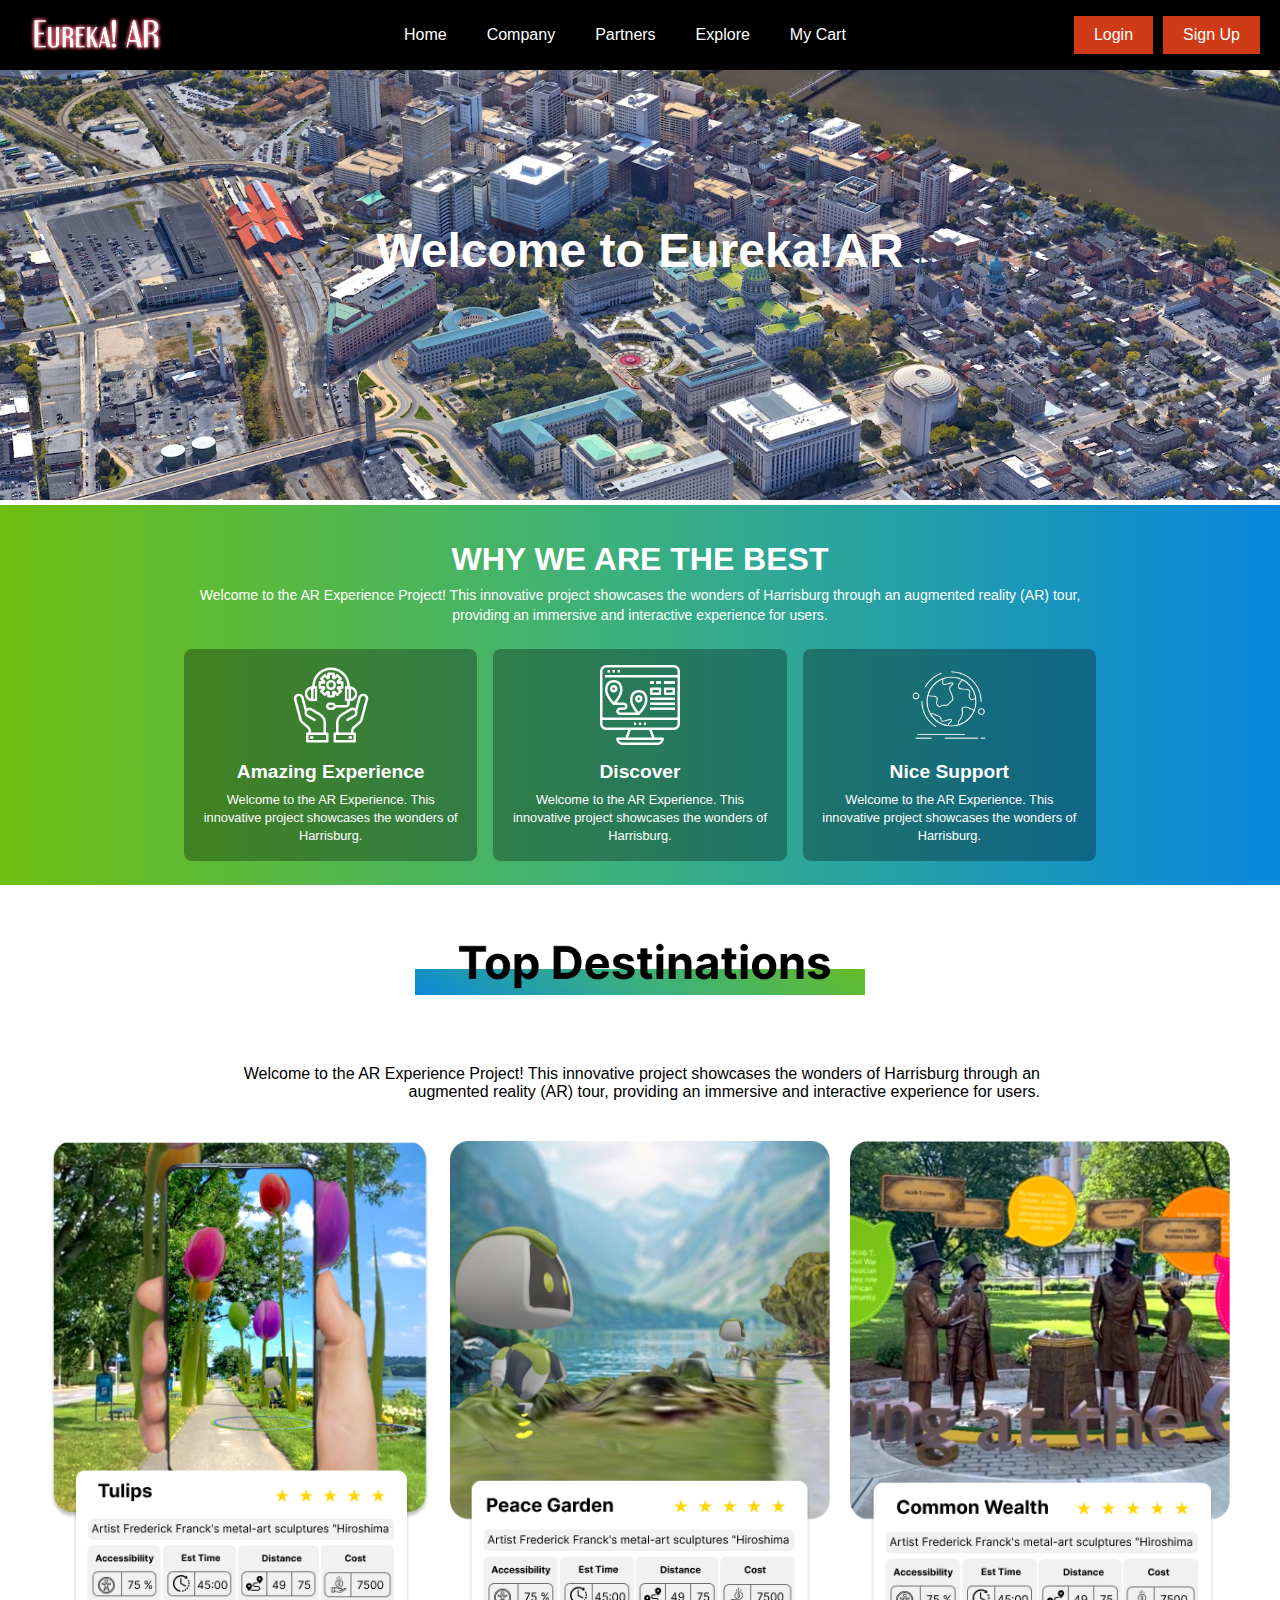
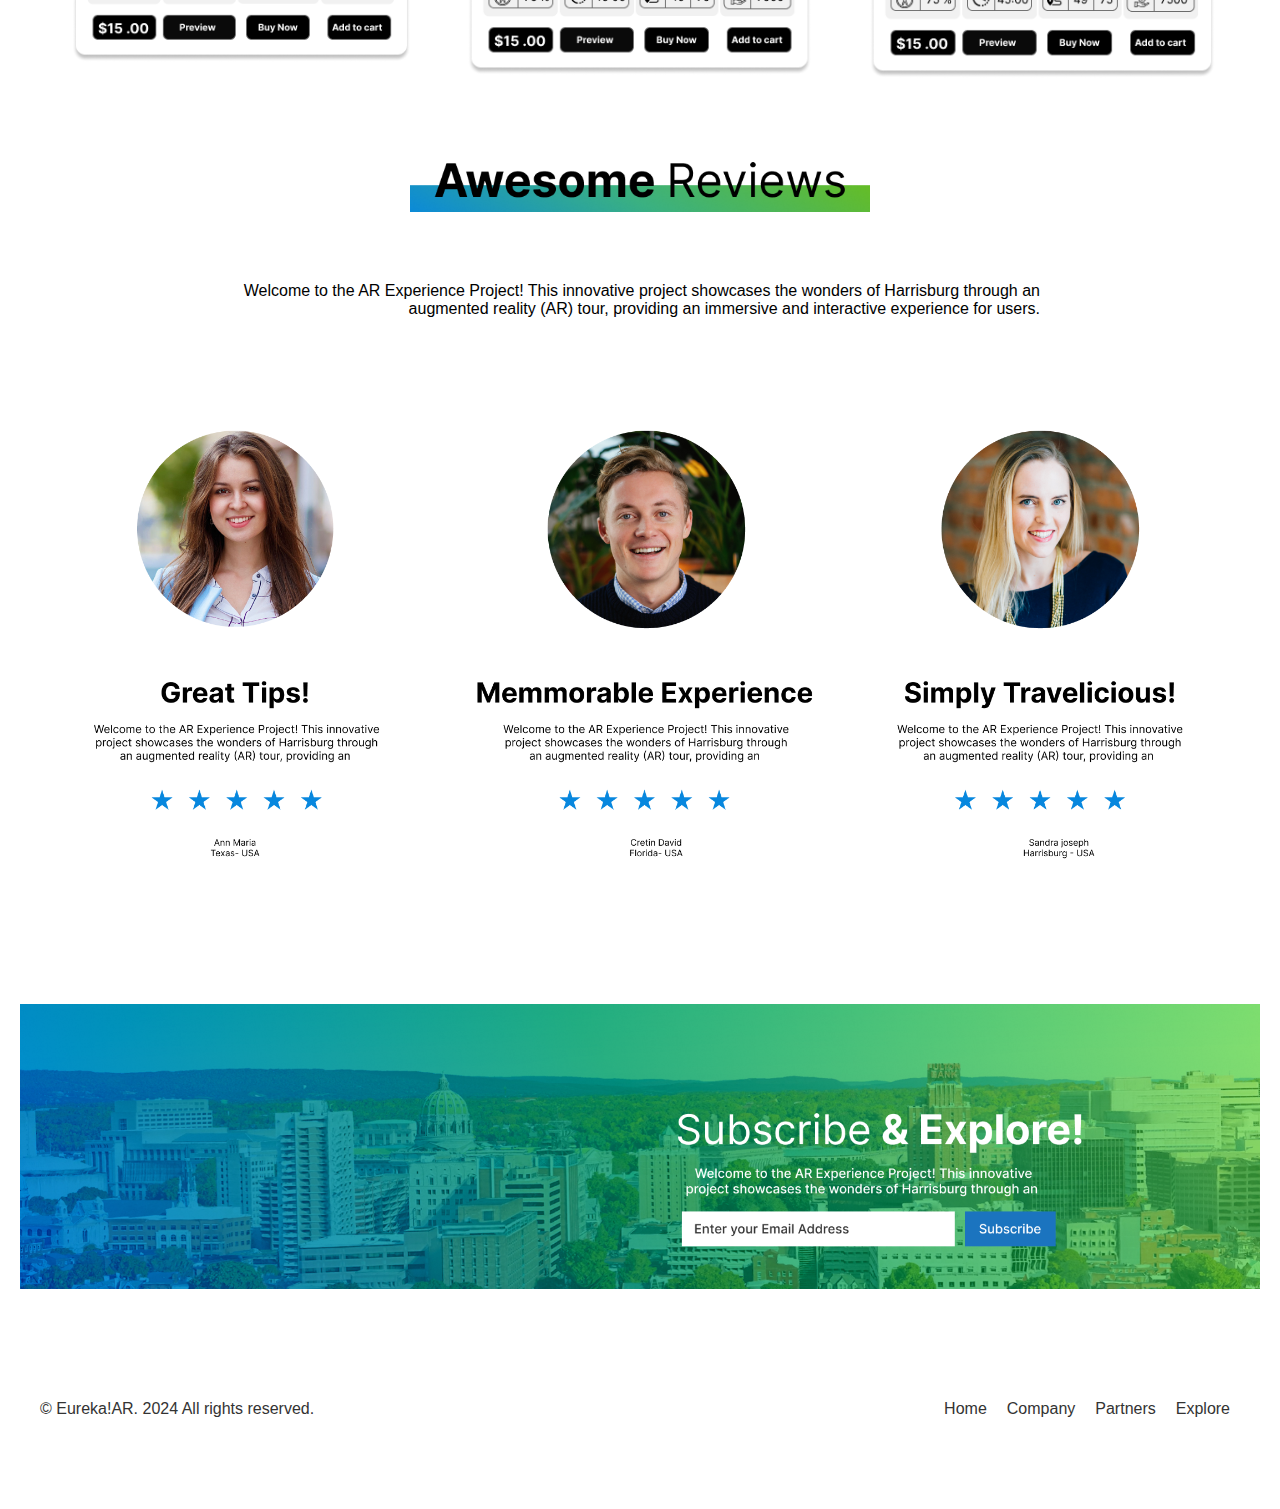
<file: index.html>
<!DOCTYPE html>
<html lang="en">
<head>
    <meta charset="UTF-8">
    <meta name="viewport" content="width=device-width, initial-scale=1.0">
    <title>Landing Page</title>
    <link rel="stylesheet" href="styles.css">
</head>
<body>
    
    <nav class="navbar">
        <div class="logo">
            <a href="#"><img src="images/logo.png" alt="Logo"></a>
        </div>
        <div class="menu-toggle" onclick="toggleMenu()">&#9776;</div>
        <ul class="nav-links">
            <li><a href="index.html">Home</a></li>
            <li class="dropdown">
                <a href="#">Company</a>
                <ul class="dropdown-content">
                    <li><a href="#">Our Team</a></li>
                    <li><a href="#">Our Mission</a></li>
                    <li><a href="#">Press</a></li>
                    <!-- <li><a href="#">Contact Us</a></li> -->
                </ul>
            </li>
            <li><a href="#">Partners</a></li>
            <li><a href="explore.html">Explore</a></li>
            <li><a href="cart.html">My Cart</a></li>


        </ul>
        <div class="auth-buttons">
            <button onclick="login()">Login</button>
            <button onclick="signup()">Sign Up</button>
        </div>
    </nav>
    


    
    <section class="banner">
        <div class="banner-image" id="banner-image-1"></div>
        <div class="banner-image" id="banner-image-2"></div>
        <div class="banner-image" id="banner-image-3"></div>
        <div class="banner-image" id="banner-image-4"></div>
        <h1>Welcome to Eureka!AR</h1>
    </section>


    <span class="line-break"></span>


    <section class="gradient-banner">
        <div class="content">
            <div class="row header-row">
                <h2>WHY WE ARE THE BEST</h2>
                <p>
                    Welcome to the AR Experience Project! This innovative project showcases the wonders of Harrisburg through an augmented reality (AR) tour, providing an immersive and interactive experience for users.
                </p>
            </div>
            <div class="row columns">
                <div class="column">
                    <img src="images/1.png" alt="Amazing Experience Icon">
                    <h3>Amazing Experience</h3>
                    <p>Welcome to the AR Experience. This innovative project showcases the wonders of Harrisburg.</p>
                </div>
                <div class="column">
                    <img src="images/2.png" alt="Discover Icon">
                    <h3>Discover</h3>
                    <p>Welcome to the AR Experience. This innovative project showcases the wonders of Harrisburg.</p>
                </div>
                <div class="column">
                    <img src="images/3.png" alt="Nice Support Icon">
                    <h3>Nice Support</h3>
                    <p>Welcome to the AR Experience. This innovative project showcases the wonders of Harrisburg.</p>
                </div>
            </div>
        </div>
    </section>


    <section>
        <div class="Top_Dest">
            <img src="images/Top_Dest.png" alt="Image 1">
        </div>
    
    </section>

<div class="container">

    <div class="Top_Dest_text">
        <p>Welcome to the AR Experience Project! This innovative project showcases the wonders of Harrisburg through an augmented reality (AR) tour, providing an immersive and interactive experience for users.</p>
    </div>
    
</div>

    <div class="container">
        <div class="card-container">

            <div class="card">
                <img src="images/Hod-1.png" alt="Image 1">
               
            </div>
            <div class="card">
                <img src="images/Hod-2.png" alt="Image 2">
              
            </div>
            <div class="card">
                <img src="images/Hod-3.png" alt="Image 3">
            </div>
        </div>
    </div>


    <section>
        <div class="Top_Dest">
            <img src="images/Top_Reviw.png" alt="Image 1">
        </div>
    
    </section>

    <div class="container">

        <div class="Top_Dest_text">
            <p>Welcome to the AR Experience Project! This innovative project showcases the wonders of Harrisburg through an augmented reality (AR) tour, providing an immersive and interactive experience for users.</p>
        </div>
        
    </div>

    <div class="container">
        <div class="card-container">
            <div class="card">
                <img src="images/Rev-1.png" alt="Rev 1">
               
            </div>
            <div class="card">
                <img src="images/Rev-2.png" alt="Rev 2">
              
            </div>
            <div class="card">
                <img src="images/Rev-3.png" alt="Rev 3">
            </div>
        </div>
    </div>




    <div class="container">
    <div class="gradient-banner2">

    </div>
</div>

<section>
    <div class="Subscribe">
        <img src="images/Subscribe.png" alt="Image 1">
    </div>

</section>



<!-- <section>
    <div class="Top_Dest">
        <img src="images/The_Latest_News.png" alt="Image 1">
    </div>

</section>

<div class="container">

    <div class="Top_Dest_text">
        <p>Welcome to the AR Experience Project! This innovative project showcases the wonders of Harrisburg through an augmented reality (AR) tour, providing an immersive and interactive experience for users.</p>
    </div>
    
</div>


<section class="image-table">
    <div class="image-container">
        <div class="image-title">Title 1</div>
        <img src="images/imagee1.jpg" alt="Image 1">
    </div>
    <div class="image-container">
        <div class="image-title">Title 2</div>
        <img src="images/imagee2.jpg" alt="Image 2">
    </div>
    <div class="image-container">
        <div class="image-title">Title 3</div>
        <img src="images/imagee3.jpg" alt="Image 3">
    </div>
    <div class="image-container">
        <div class="image-title">Title 4</div>
        <img src="images/imagee4.jpg" alt="Image 4">
    </div>
    <div class="image-container">
        <div class="image-title">Title 5</div>
        <img src="images/imagee5.jpg" alt="Image 5">
    </div>
    <div class="image-container">
        <div class="image-title">Title 6</div>
        <img src="images/imagee6.jpg" alt="Image 6">
    </div>
    <div class="image-container">
        <div class="image-title">Title 7</div>
        <img src="images/imagee7.jpg" alt="Image 7">
    </div>
    <div class="image-container">
        <div class="image-title">Title 8</div>
        <img src="images/imagee8.jpg" alt="Image 8">
    </div>
</section> -->




<!-- <section>
    <div class="Top_Dest">
        <img src="images/Top_Contact.png" alt="Image 1">
    </div>

</section>

<div class="container">

    <div class="Top_Dest_text">
        <p>Welcome to the AR Experience Project! This innovative project showcases the wonders of Harrisburg through an augmented reality (AR) tour, providing an immersive and interactive experience for users.</p>
    </div>
    
</div>


<div class="map-container">
    <iframe 
        src="https://www.google.com/maps/embed?pb=!1m10!1m8!1m3!1d6089.227092169201!2d-76.8827893!3d40.2621191!3m2!1i1024!2i768!4f13.1!5e0!3m2!1sen!2sus!4v1720794169037!5m2!1sen!2sus" width="600" height="450" style="border:0;" allowfullscreen="" loading="lazy" referrerpolicy="no-referrer-when-downgrade" 
        allowfullscreen="" 
        loading="lazy"
    ></iframe>
</div>
 -->


<footer>
    <div class="footer-content">
        <p>&copy; Eureka!AR. 2024 All rights reserved.</p>
        <ul class="footer-links">
            <li><a href="index.html">Home</a></li>
            <li><a href="#">Company</a></li>
            <li><a href="#">Partners</a></li>
            <li><a href="explore.html">Explore</a></li>
        </ul>
    </div>
</footer>




    <script src="script.js"></script>
</body>
</html>
</file>
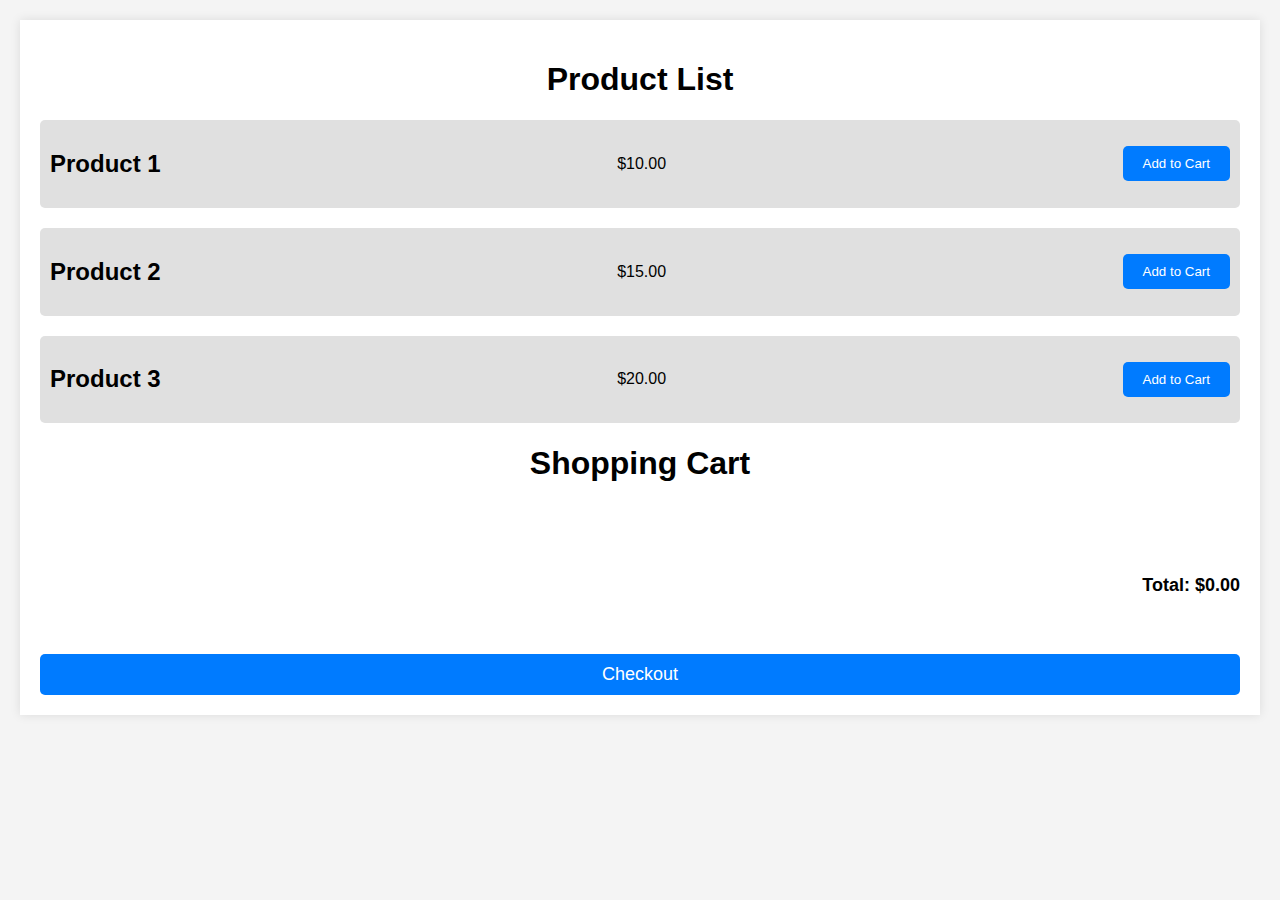
<file: addtocart.html>
<!DOCTYPE html>
<html lang="en">
<head>
    <meta charset="UTF-8">
    <meta name="viewport" content="width=device-width, initial-scale=1.0">
    <title>Ecommerce Cart with Checkout</title>
    <link rel="stylesheet" href="addstyles.css">
</head>
<body>
    <div class="container">
        <h1>Product List</h1>
        <div class="product-list">
            <div class="product">
                <h2>Product 1</h2>
                <p>$10.00</p>
                <button class="add-to-cart" data-name="Product 1" data-price="10">Add to Cart</button>
            </div>
            <div class="product">
                <h2>Product 2</h2>
                <p>$15.00</p>
                <button class="add-to-cart" data-name="Product 2" data-price="15">Add to Cart</button>
            </div>
            <div class="product">
                <h2>Product 3</h2>
                <p>$20.00</p>
                <button class="add-to-cart" data-name="Product 3" data-price="20">Add to Cart</button>
            </div>
        </div>

        <h1>Shopping Cart</h1>
        <div class="cart">
            <ul id="cart-items">
                <!-- Cart items will be appended here -->
            </ul>
            <p id="total">Total: $0.00</p>
            <button id="checkout">Checkout</button>
        </div>
    </div>

    <script src="script.js"></script>
</body>
</html>
</file>
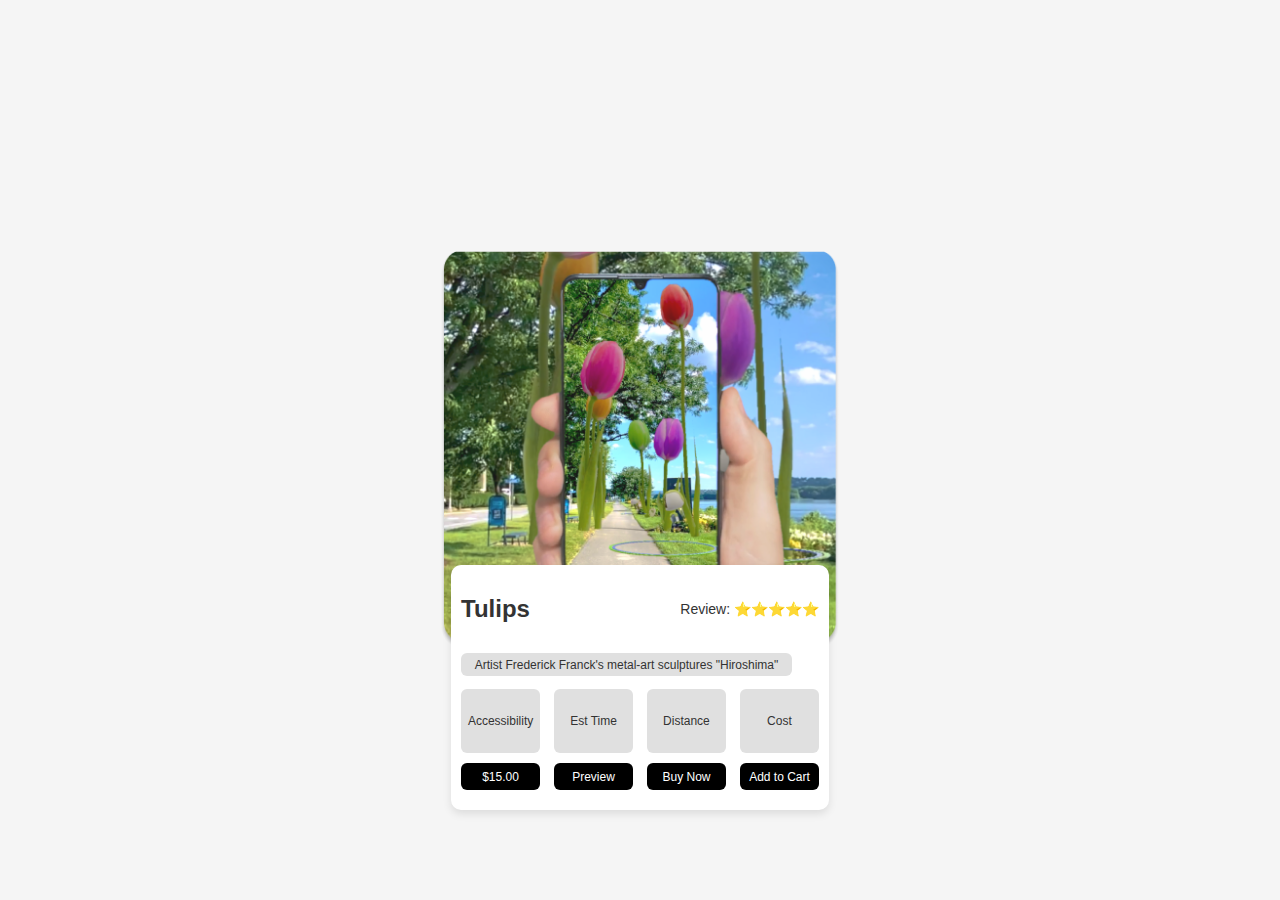
<file: hoding.html>
<!DOCTYPE html>
<html lang="en">
<head>
    <meta charset="UTF-8">
    <meta http-equiv="X-UA-Compatible" content="IE=edge">
    <meta name="viewport" content="width=device-width, initial-scale=1.0">
    <title>Box Layout</title>
    <link rel="stylesheet" href="hoding.css">
</head>
<body>

    
    <!-- Background image -->
    <img src="images/A1.png" alt="Background Image" class="background-image">

    <!-- Main content box -->
    <div class="main-box">
        <div class="heading">
            <h2>Tulips</h2>
            <div class="review">
                <span>Review: </span> 
                <span>⭐⭐⭐⭐⭐</span>
            </div>
        </div>

        <!-- New Box with text -->
        <div class="info-box">
            Artist Frederick Franck's metal-art sculptures "Hiroshima"
        </div>

        <!-- Columns for different details -->
        <div class="column-container">
            <div class="column">Accessibility</div>
            <div class="column">Est Time</div>
            <div class="column">Distance</div>
            <div class="column">Cost</div>
        </div>

        <!-- Buttons styled as small columns -->
        <div class="column-container small">
            <button class="small-column">$15.00</button>
            <button class="small-column">Preview</button>
            <button class="small-column">Buy Now</button>
            <button class="small-column">Add to Cart</button>
        </div>
    </div>
    
</body>
</html>
</file>
<file: addstyles.css>
/* styles.css */
body {
    font-family: Arial, sans-serif;
    margin: 0;
    padding: 20px;
    background-color: #f4f4f4;
}

.container {
    max-width: 1200px;
    margin: auto;
    padding: 20px;
    background: #fff;
    box-shadow: 0 0 10px rgba(0, 0, 0, 0.1);
}

h1 {
    text-align: center;
}

.product-list, .cart {
    display: flex;
    flex-direction: column;
    gap: 20px;
}

.product {
    display: flex;
    justify-content: space-between;
    align-items: center;
    background: #e0e0e0;
    padding: 10px;
    border-radius: 5px;
}

button {
    padding: 10px 20px;
    background: #007bff;
    color: white;
    border: none;
    border-radius: 5px;
    cursor: pointer;
}

button:hover {
    background: #0056b3;
}

#cart-items {
    list-style-type: none;
    padding: 0;
}

#cart-items li {
    background: #f9f9f9;
    padding: 10px;
    margin-bottom: 10px;
    display: flex;
    justify-content: space-between;
    align-items: center;
    border-radius: 5px;
}

#total {
    text-align: right;
    font-size: 18px;
    font-weight: bold;
    margin-top: 20px;
}

#checkout {
    margin-top: 20px;
    font-size: 18px;
    width: 100%;
}
</file>
<file: hoding.css>
body {
    font-family: Arial, sans-serif;
    background-color: #f5f5f5;
    color: #333;
    position: relative;
    height: 100vh; /* Make the body full height */
    margin: 0;
    display: flex;
    justify-content: center; /* Center horizontally */
    align-items: center; /* Center vertically */
}

.background-image {
    width: 400px;
    height: 400px;
    position: absolute;
    top: 50%;
    left: 50%;
    transform: translate(-50%, -50%); /* Center the image */
    z-index: 1;
    opacity: 0.9; /* Optional slight transparency */
}

.main-box {
    width: 358px;
    background-color: #ffffff;
    border-radius: 10px;
    padding: 10px;
    box-shadow: 0 4px 8px rgba(0, 0, 0, 0.1);
    display: flex;
    flex-direction: column;
    justify-content: space-between;
    position: absolute;
    z-index: 2; /* Keep the box above the background image */
    bottom: 10%; /* 10% from the bottom of the image */
    left: 50%;
    transform: translateX(-50%); /* Center horizontally */
}

.heading {
    display: flex;
    justify-content: space-between;
    align-items: center;
    margin-bottom: 10px;
}

.review {
    font-size: 14px;
}

.info-box {
    width: 331px;
    height: 23px;
    background-color: #e0e0e0;
    border-radius: 6px;
    margin-bottom: 10px;
    display: flex;
    justify-content: center;
    align-items: center;
    font-size: 12px;
    color: #333;
}

.column-container {
    display: flex;
    justify-content: space-between;
    margin-bottom: 10px;
}

.column {
    width: 79.18px;
    height: 63.73px;
    background-color: #e0e0e0;
    border-radius: 6px;
    font-size: 12px;
    text-align: center;
    margin-top: 3px;
    display: flex;
    justify-content: center;
    align-items: center;
}

.column-container.small .small-column {
    width: 79px;
    height: 27px;
    background-color: #000000; /* Black background */
    border-radius: 6px;
    color: #ffffff; /* White text */
    font-size: 12px;
    text-align: center;
    display: flex;
    justify-content: center;
    align-items: center;
    border: none; /* Remove default button border */
    cursor: pointer; /* Pointer cursor for buttons */
    padding: 0; /* Reset padding */
}

.column-container.small .small-column:hover {
    background-color: #333333; /* Slightly lighter color on hover */
}
</file>
<file: styles.css>
/* Reset some default browser styles */
body, h1, ul, li, a, button {
    margin: 0;
    padding: 0;
    list-style: none;
    text-decoration: none;
    box-sizing: border-box;
    font-family: Arial, sans-serif;
}

body {
    background-color: #f4f4f4;
}

body, html {
    margin: 0;
    padding: 0;
    overflow-x: hidden; /* Prevent horizontal overflow */
    width: 100%;
}

.navbar {
    width: 100%;
    box-sizing: border-box; /* Include padding and border in element's total width and height */
}

.nav-links, .auth-buttons, .dropdown-content {
    box-sizing: border-box; /* Ensure these elements fit within their containers */
}

@media (max-width: 768px) {
    .nav-links {
        width: 100%;
    }

    .auth-buttons {
        width: 100%;
    }

    .nav-links li, .auth-buttons button {
        width: 100%;
        box-sizing: border-box;
    }
}

/* Ensure navbar and its children fit within the viewport */
.navbar, .navbar * {
    max-width: 100%;
    box-sizing: border-box;
}

/* Prevent large images from causing overflow */
img {
    max-width: 100%;
    height: auto;
}

/* Example of adjusting specific elements */
.nav-links, .auth-buttons {
    display: flex;
    flex-wrap: wrap; /* Allow elements to wrap within their container */
}




.navbar {
    display: flex;
    justify-content: space-between;
    align-items: center;
    padding: 10px 20px;
    background-color: #000000;
    color: white;
    position: fixed;
    z-index: 1000;
}

.logo {
    margin-right: auto; /* Pushes the logo towards the left */
}

.logo a {
    display: flex;
    align-items: center;
    color: white;
    text-decoration: none;
    font-size: 24px;
}

.logo img {
    max-height: 50px; /* Adjust based on your logo size */
    margin-right: 10px; /* Space between image and text */
}

.nav-links {
    list-style: none;
    display: flex;
    margin: 0;
    padding: 0;
}

.nav-links li {
    position: relative;
}

.nav-links a {
    color: white;
    text-decoration: none;
    padding: 14px 20px;
    display: block;
}

.nav-links a:hover,
.nav-links .dropdown:hover > a {
    background-color: #2584c4;
}

.dropdown-content {
    display: none;
    position: absolute;
    background-color: #2584c4;
    list-style: none;
    padding: 0;
    margin: 0;
    min-width: 160px;
    top: 100%;
    left: 0;
    z-index: 1000; /* Ensure the dropdown is above other content */
}

.dropdown-content a {
    padding: 12px 16px;
}

.dropdown-content a:hover {
    background-color: #1ba153;
}

.dropdown:hover .dropdown-content {
    display: block;
}

.auth-buttons {
    display: flex;
    align-items: center;
    margin-left: auto; /* Pushes the buttons towards the right */
}

.auth-buttons button {
    background-color: #ce3b16;
    border: none;
    color: white;
    padding: 10px 20px;
    margin-left: 10px;
    cursor: pointer;
    font-size: 16px;
}

.auth-buttons button:hover {
    background-color: #888888;
}

.menu-toggle {
    display: none;
    font-size: 24px;
    cursor: pointer;
}

/* Responsive Styles */
@media (max-width: 768px) {
    .navbar {
        flex-direction: column;
        align-items: flex-start;
    }

    .logo {
        margin-bottom: 10px;
    }

    .nav-links {
        display: none;
        flex-direction: column;
        width: 100%;
        margin: 0;
        padding: 0;
    }

    .nav-links.active {
        display: flex;
    }

    .nav-links li {
        width: 100%;
    }

    .nav-links a {
        padding: 15px;
        border-bottom: 1px solid #444;
        width: 100%;
    }

    .nav-links .dropdown-content {
        position: static;
        width: 100%;
    }

    .auth-buttons {
        display: flex;
        flex-direction: column;
        width: 100%;
        margin-top: 10px;
    }

    .auth-buttons button {
        margin: 5px 0;
        width: 100%;
        text-align: center;
    }

    .menu-toggle {
        display: block;
        margin-bottom: 10px;
    }
}






/* Banner styles */
.banner {
    position: relative;
    display: flex;
    justify-content: center;
    align-items: center;
    height: 500px;
    width: 100%;
    text-align: center;
    overflow: hidden;
}

.banner h1 {
    position: absolute;
    z-index: 1;
    font-size: 48px;
    color: #fff;
}

.banner-image {
    position: absolute;
    top: 0;
    left: 0;
    width: 100%;
    height: 100%;
    background-size: cover;
    background-position: center;
    opacity: 0;
    transition: opacity 1s ease-in-out;
}

#banner-image-1 {
    background-image: url('images/image1.jpg');
}

#banner-image-2 {
    background-image: url('images/image2.jpg');
}

#banner-image-3 {
    background-image: url('images/image3.jpg');
}

#banner-image-4 {
    background-image: url('images/image4.jpg');
}

.banner-image.active {
    opacity: 1;
}




/* Adjust spacing around line break */
.line-break {
    display: block; /* Ensure it behaves like a block element */
    height: 5px; /* Adjust the height as needed to control the space */
}






/* Gradient Banner styles */

.gradient-banner {
    background: linear-gradient(to right, #6FBF10, #3AB081, #0787DE); /* Updated gradient colors */
    color: white;
    padding: 16px; /* Reduced padding */
}

.content {
    max-width: 960px; /* Reduced max-width */
    margin: 0 auto;
    padding: 0 16px; /* Reduced padding */
    margin-top: 20px;
}

.header-row {
    text-align: center;
}

.header-row h2 {
    font-size: 2em; /* Reduced font size */
    margin-bottom: 8px; /* Reduced margin */
}

.header-row p {
    font-size: 0.88em; /* Reduced font size */
    line-height: 1.4; /* Adjusted line height */
}

.columns {
    display: flex;
    flex-wrap: wrap;
    justify-content: space-between;
    margin-top: 16px; /* Reduced margin */
}

.column {
    flex: 1 1 calc(33.333% - 40px); /* Adjust the width of columns */
    margin: 8px; /* Reduced margin */
    background: rgba(0, 0, 0, 0.3); /* Slight background for contrast */
    padding: 16px; /* Reduced padding */
    border-radius: 8px;
    text-align: center;
}

.column img {
    max-width: 80px; /* Reduced image size */
    height: auto;
    margin-bottom: 12px; /* Reduced margin */
}

.column h3 {
    font-size: 1.2em; /* Reduced font size */
    margin-bottom: 8px; /* Reduced margin */
}

.column p {
    font-size: 0.8em; /* Reduced font size */
    line-height: 1.4;
}

/* Responsive Styles */
@media (max-width: 768px) {
    .column {
        flex: 1 1 100%; /* Full width on small screens */
        margin: 8px 0; /* Adjust space for smaller screens */
    }

    .header-row h2 {
        font-size: 1.6em; /* Reduced font size */
    }

    .header-row p {
        font-size: 0.88em; /* Reduced font size */
    }
}

@media (max-width: 480px) {
    .header-row h2 {
        font-size: 1.2em; /* Reduced font size */
    }

    .header-row p {
        font-size: 0.72em; /* Reduced font size */
    }

    .column img {
        max-width: 64px; /* Reduced image size */
    }
}





/* Slider */


.Explore_Realm {

    display: flex;
    justify-content: center;
    margin-top: 00px;
    margin-bottom: 50px;
    height: 60px;
}



.Top_Dest {

    display: flex;
    justify-content: center;
    margin-top: 50px;
    margin-bottom: 50px;
    height: 60px;
}

.Subscribe {
    display: flex;
    justify-content: center;
    max-width: 100%;
    margin: 20px; /* Add margin on all sides */
    
}

.Subscribe img {
    width: 100%; /* Scale the image to 100% of the parent container */
    height: auto; /* Maintain aspect ratio */
    max-width: 100%; /* Ensure image does not overflow the container */
    box-sizing: border-box; /* Include padding and border in element's total width and height */
    
}



.Top_Dest_text {
    display: flex;
    justify-content: center;
    max-width: 800px;
    text-align: right;
    
}

* {
    box-sizing: border-box;
    margin: 0;
    padding: 0;
}

body {
    font-family: Arial, sans-serif;
    background-color: white;
}

.container {
    display: flex;
    justify-content: center;
    padding: 20px;
}

.card-container {
    display: flex;
    flex-wrap: wrap;
    justify-content: center;
    gap: 20px;
    max-width: 1200px;
}

.card {
    background-color: #fff;
    /* border-radius: 8px;
    box-shadow: 0 4px 8px rgba(0, 0, 0, 0.1); */
    overflow: hidden;
    width: 100%;
    max-width: 300px;
    transition: transform 0.2s;
}

.card:hover {
    transform: translateY(-10px);
}

.card img {
    width: 100%;
    height: auto;
}

.card-content {
    padding: 15px;
}

.card-content h2 {
    font-size: 1.2em;
    margin-bottom: 10px;
}

.card-content p {
    font-size: 1em;
    color: #f7f7f7;
}

@media (min-width: 600px) {
    .card {
        max-width: calc(50% - 20px);
    }
}

@media (min-width: 900px) {
    .card {
        max-width: calc(33.333% - 20px);
    }
}


.image-table {
    display: grid;
    grid-template-columns: repeat(4, 1fr);
    
    row-gap: 1px; /* Space between rows */
    column-gap: 5px; /* Space between columns */

    justify-content: center;
    max-width: 1000px; /* Set maximum width */
    margin: 0 auto; /* Center the grid */
}

.image-container {
    position: relative;
    text-align: center;
}

.image-title {
    position: absolute;
    top: 50%;
    left: 50%;
    transform: translate(-50%, -50%);
    background-color: rgba(0, 0, 0, 0.5); /* Optional: background for better readability */
    color: white; /* Optional: text color */
    padding: 5px 10px;
    border-radius: 5px;
}

.image-container img {
    width: 100%;
    height: auto;
}


.map-container {
    position: relative;
    width: 100%;
    height: 500px;
}

.map-container iframe {
    position: absolute;
    top: 0;
    left: 0;
    width: 100%;
    height: 100%;
    border: 0;
}



/* Basic reset and styles */
body, html {
    margin: 0;
    padding: 0;
    font-family: Arial, sans-serif;
}

/* Styling for footer */
footer {
    background-color: #fff;
    color: #333;
    height: 200px;
    text-align: center;
}

.footer-content {
    max-width: 1200px;
    margin: 0 auto;
    display: flex;
    justify-content: space-between;
    align-items: center;
    height: 100%;
}

.footer-content p {
    margin: 0;
}

.footer-links {
    list-style-type: none;
    padding: 0;
    display: flex;
    justify-content: center;
}

.footer-links li {
    margin: 0 10px;
}

.footer-links li a {
    color: #333;
    text-decoration: none;
}

.footer-links li a:hover {
    text-decoration: underline;
}



/* Filters */
.filters {
    margin-top: 75px;
    position: fixed;
    top: 0;
    left: 0;
    width: 300px;
    height: 100%;
    background-color: #ffffff;
    padding: 1rem;
    overflow-y: auto;
    display: flex;
    flex-direction: column;
    transition: transform 0.3s ease;
    z-index: 1000;
}

.filters h2 {
    margin-bottom: 1rem;
}

.filters form {
    display: flex;
    flex-direction: column;
    gap: 1rem;
}

.filter-group {
    display: flex;
    flex-direction: column;
    gap: 0.5rem;
}

.filter-group label {
    font-weight: bold;
    display: flex;
    align-items: center;
    gap: 0.5rem;
}

.filter-group select,
.filter-group input[type="checkbox"] {
    padding: 0.5rem;
    border: 1px solid #ccc;
    border-radius: 4px;
}

.filter-group input[type="checkbox"] {
    width: auto;
}

#min-time,
#max-time {
    width: 100%;
    max-width: 60px;
}

.time-inputs {
    display: flex;
    gap: 0.5rem;
}

button[type="submit"] {
    padding: 0.75rem;
    background-color: #007bff;
    color: white;
    border: none;
    border-radius: 4px;
    cursor: pointer;
    align-self: flex-start;
}

button[type="submit"]:hover {
    background-color: #0056b3;
}

/* Toggle button styling */
.toggle-filters {
    position: fixed;
    top: 20px;
    left: 20px;
    padding: 10px 20px;
    background-color: #007bff;
    color: white;
    border: none;
    border-radius: 4px;
    cursor: pointer;
    display: none;
    z-index: 1000;
}

.toggle-filters:hover {
    background-color: #0056b3;
}

/* Media Queries for Responsiveness */
@media (max-width: 768px) {
    .filters {
        position: fixed;
        top: 0;
        left: 0;
        width: 250px;
        height: 100%;
        transform: translateX(-100%);
    }
    
    .filters.open {
        transform: translateX(0);
    }
    
    .toggle-filters {
        display: block;
    }
    
    .time-inputs {
        flex-direction: column;
    }
}

@media (max-width: 480px) {
    .filters {
        padding: 0.5rem;
    }
    
    .filter-group label,
    .filter-group select,
    .filter-group input,
    button[type="submit"] {
        font-size: 0.875rem;
    }
    
    .filter-group select,
    .filter-group input,
    button[type="submit"] {
        padding: 0.5rem;
    }
    
    #min-time,
    #max-time {
        max-width: 100%;
    }
}

/* Distance input fields */
#min-distance,
#max-distance {
    width: 100%;
    max-width: 120px;
}

/* Cost input fields */
#min-cost,
#max-cost {
    width: 100%;
    max-width: 120px;
}

/* Icon styles */
.icon-purchased::before {
    content: url('path/to/purchased-icon.svg'); /* replace with your icon path */
    display: inline-block;
}

.icon-wishlist::before {
    content: url('path/to/wishlist-icon.svg'); /* replace with your icon path */
    display: inline-block;
}

.icon-created-by-me::before {
    content: url('path/to/created-by-me-icon.svg'); /* replace with your icon path */
    display: inline-block;
}


/* search */

.search-container {
    display: flex;
    justify-content: center;
    margin-top: 20px;
}

.search-container input[type="text"] {
    padding: 10px;
    font-size: 16px;
    border: 1px solid #ccc;
    border-radius: 5px;
    margin-right: 10px;
    transition: all 0.3s ease;
    width: 600px;
}

.search-container input[type="text"]:focus {
    outline: none;
    border-color: #007bff;
    box-shadow: 0 0 5px rgba(0, 123, 255, 0.5);
}

.search-container button {
    padding: 10px 20px;
    font-size: 16px;
    border: none;
    background-color: #007bff;
    color: white;
    cursor: pointer;
    border-radius: 5px;
    transition: background-color 0.3s ease;
}

.search-container button:hover {
    background-color: #0056b3;
}





.column-container {
    display: flex;
    justify-content: space-between;
    margin-bottom: 10px;
}

.column-container.small .small-column {
    width: 79px;
    height: 27px;
    background-color: #000000; /* Black background */
    border-radius: 6px;
    color: #ffffff; /* White text */
    font-size: 12px;
    text-align: center;
    display: flex;
    justify-content: center;
    align-items: center;
    border: none; /* Remove default button border */
    cursor: pointer; /* Pointer cursor for buttons */
    padding: 0; /* Reset padding */
}

.column-container.small .small-column:hover {
    background-color: #333333; /* Slightly lighter color on hover */
}
</file>
